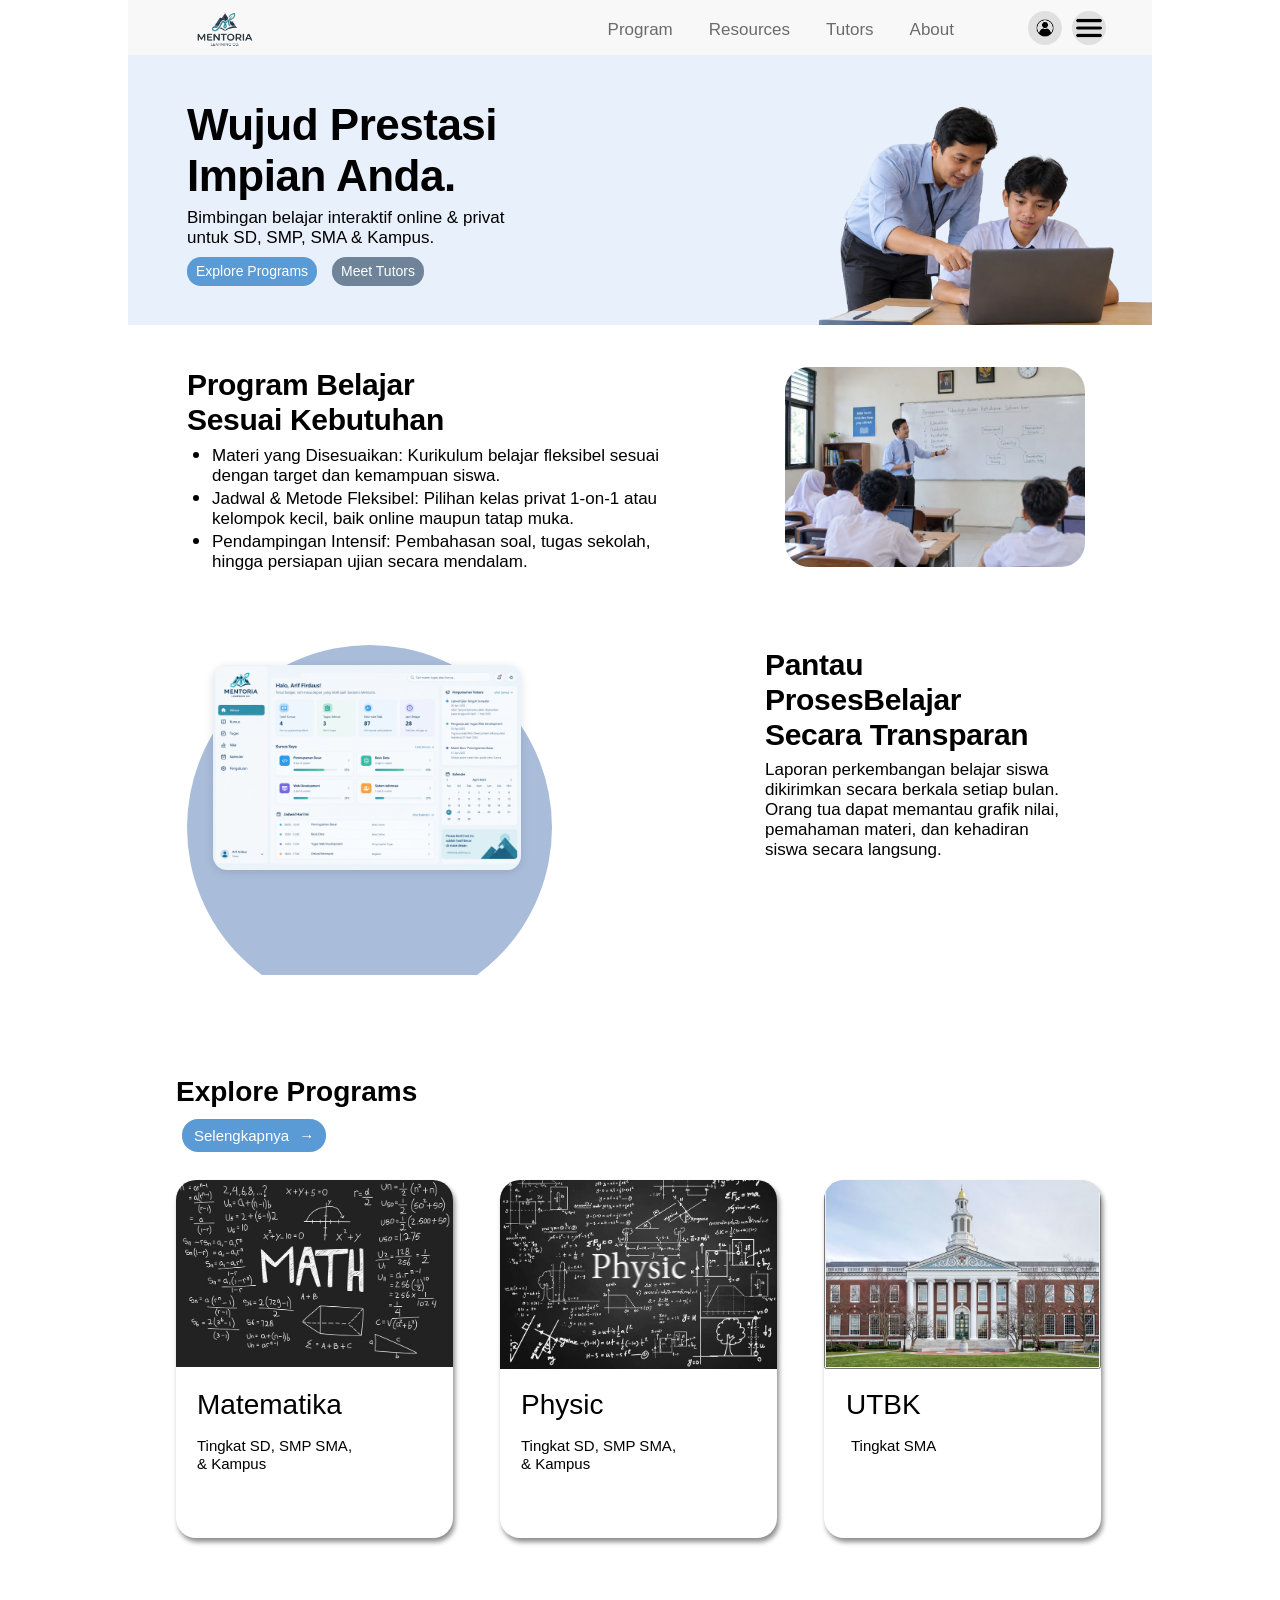
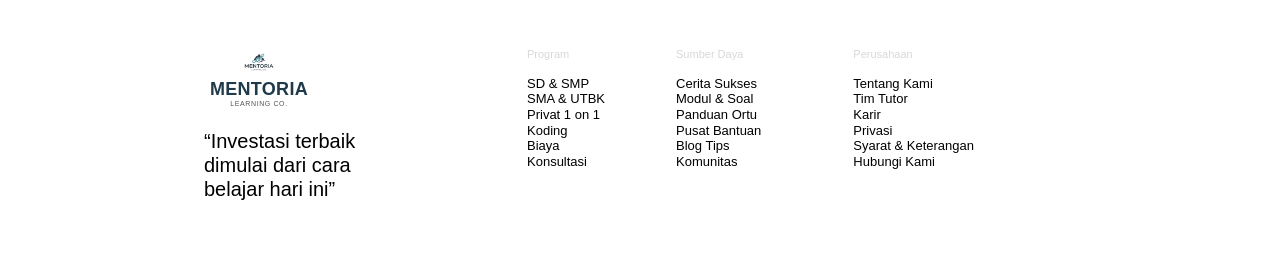
<file: tugas_3_web/index.html>
<!DOCTYPE html>
<html lang="id">
<head>
  <meta charset="UTF-8">
  <meta name="viewport" content="width=device-width, initial-scale=1.0">
  <title>Mentoria Learning Co.</title>
  <link rel="stylesheet" href="style.css">
</head>
<body>

  <!-- NAVBAR -->
  <header class="navbar">
    <a href="#" class="logo">
      <div class="logo-icon"><img src="logo.png" alt=""></div>
    </a>

    <nav class="nav-links">
      <a href="#">Program</a>
      <a href="#">Resources</a>
      <a href="#">Tutors</a>
      <a href="#">About</a>
    </nav>

    <div class="nav-actions">
      <button class="icon-btn" aria-label="Akun">
        <img src="user.png" alt="">
      </button>
      <button class="icon-btn" aria-label="Menu">
        <img src="menu.png" alt="">
        </svg>
      </button>
    </div>
  </header>

  <!-- HERO -->
  <section class="hero">
    <div class="hero-text">
      <h1>Wujud Prestasi<br>Impian Anda.</h1>
      <p>Bimbingan belajar interaktif online &amp; privat<br>untuk SD, SMP, SMA &amp; Kampus.</p>
      <div class="hero-buttons">
        <a href="#program" class="btn btn-primary">Explore Programs</a>
        <a href="#" class="btn btn-secondary">Meet Tutors</a>
      </div>
    </div>
    <img class="hero-img" src="bimbingan.png">
  </section>

  <!-- PROGRAM BELAJAR -->
  <section class="feature feature-1">
    <div class="feature-text">
      <h2>Program Belajar<br>Sesuai Kebutuhan</h2>
      <ul>
        <li>Materi yang Disesuaikan: Kurikulum belajar fleksibel sesuai dengan target dan kemampuan siswa.</li>
        <li>Jadwal &amp; Metode Fleksibel: Pilihan kelas privat 1-on-1 atau kelompok kecil, baik online maupun tatap muka.</li>
        <li>Pendampingan Intensif: Pembahasan soal, tugas sekolah, hingga persiapan ujian secara mendalam.</li>
      </ul>
    </div>
    <img class="feature-img" src="mengajar.png" alt="Suasana kelas">
  </section>

  <!-- PANTAU PROSES -->
  <section class="feature feature-2">
    <div class="dashboard-wrap">
      <div class="dashboard-circle"></div>
      <img class="dashboard-img" src="dashboard.png" alt="Tampilan dashboard Mentoria">
    </div>
    <div class="feature-text">
      <h2>Pantau<br>ProsesBelajar<br>Secara Transparan</h2>
      <p>Laporan perkembangan belajar siswa dikirimkan secara berkala setiap bulan. Orang tua dapat memantau grafik nilai, pemahaman materi, dan kehadiran siswa secara langsung.</p>
    </div>
  </section>

  <!-- PROGRAM PEMBELAJARAN -->
  <section class="programs" id="program">
    <h2>Explore Programs</h2>
    <a href="https://www.ruangguru.com/privat" class="btn btn-primary btn-more">Selengkapnya <span>&rarr;</span></a>

    <div class="cards">
      <!-- Matematika -->
       <a href="https://www.ruangguru.com/privat/matematika" class="card">
        <div class="card-top">
          <img src="math.jpeg" alt="">
        </div>
        <div class="card-body">
          <h3>Matematika</h3>
          <p>Tingkat SD, SMP SMA,<br>&amp; Kampus</p>
        </div></a>
        
      </article>

      <!-- Sains -->
       <a href="https://www.ruangguru.com/privat/fisika?referralCookiesId=e8cb67e9-df97-4e6a-87fb-f05506332e65" class="card">
        <div class="card-top">
          <img src="fisika.jpeg" alt="">
        </div>
        <div class="card-body">
          <h3>Physic</h3>
          <p>Tingkat SD, SMP SMA,<br>&amp; Kampus</p>
        </div>
      </a>

      <!-- Test SNBT -->
       <a href="https://www.ruangguru.com/privat/utbk-snbt?referralCookiesId=e8cb67e9-df97-4e6a-87fb-f05506332e65" class="card">
        <div class="card-top">
            <button>
          <img src="universitas.jpeg" alt="">
          </button>
        </div>
        <div class="card-body card-body-snbt">
          <h3>UTBK</span></h3>
          <p>Tingkat SMA</p>
        </div>
      </a>
    </div>
  </section>

  <!-- FOOTER -->
  <footer class="footer">
    <div class="footer-brand">
      <a href="#" class="logo logo-footer">
        <div class="logo-icon">
            <img src="logo.png" alt="">
        </div>
        <span class="logo-text">MENTORIA</span>
        <span class="logo-sub">LEARNING CO.</span>
      </a>
      <p class="quote">“Investasi terbaik dimulai dari cara belajar hari ini”</p>
    </div>

    <div class="footer-col">
      <h4>Program</h4>
      <a href="#">SD &amp; SMP</a>
      <a href="#">SMA &amp; UTBK</a>
      <a href="#">Privat 1 on 1</a>
      <a href="#">Koding</a>
      <a href="#">Biaya</a>
      <a href="#">Konsultasi</a>
    </div>

    <div class="footer-col">
      <h4>Sumber Daya</h4>
      <a href="#">Cerita Sukses</a>
      <a href="#">Modul &amp; Soal</a>
      <a href="#">Panduan Ortu</a>
      <a href="#">Pusat Bantuan</a>
      <a href="#">Blog Tips</a>
      <a href="#">Komunitas</a>
    </div>

    <div class="footer-col">
      <h4>Perusahaan</h4>
      <a href="#">Tentang Kami</a>
      <a href="#">Tim Tutor</a>
      <a href="#">Karir</a>
      <a href="#">Privasi</a>
      <a href="#">Syarat &amp; Keterangan</a>
      <a href="#">Hubungi Kami</a>
    </div>
  </footer>

</body>
</html>
</file>
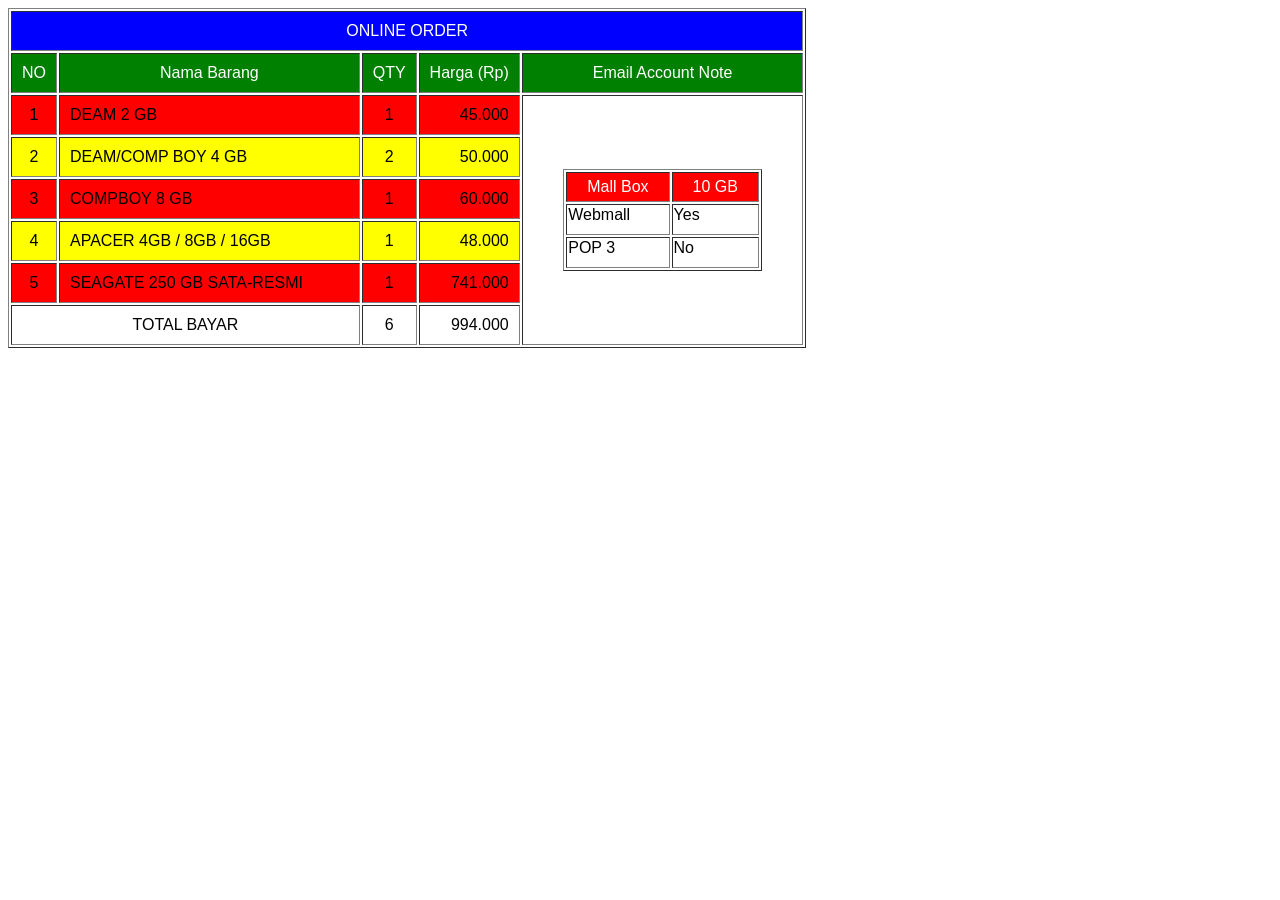
<file: Tugas_Program/tugas_)1/tugas_1.html>
<!DOCTYPE html>
<html lang="en">
<head>
    <meta charset="UTF-8">
    <meta name="viewport" content="width=device-width, initial-scale=1.0">
    <title>Document</title>
</head>
<body>
    <table border="1" cellpadding="10" style="font-family: Arial, sans-serif;">
        <tr align="center" >
            <td colspan="5" bgcolor="blue" style="color: white;">ONLINE ORDER</td>
        </tr>
        <tr align="center" bgcolor="green" style="color: white;">
            <td>NO</td>
            <td style="padding: 0px 100px;">Nama Barang</td>
            <td>QTY</td>
            <td>Harga (Rp)</td>
            <td style="padding: 0px 70px;">Email Account Note</td>
        </tr>
        <tr>
            <b>
            <td bgcolor="red" align="center">1</td>
            <td bgcolor="red">DEAM 2 GB</td>
            <td align="center" bgcolor="red">1</td>
            <td align="end" bgcolor="red">45.000</td>
            <td align="center" rowspan="6">
                <table border="1">
                <tr bgcolor="red" style="color: white;">
                    <td style="padding: 5px 20px;">Mall Box</td>
                    <td style="padding: 5px 20px;">10 GB</td>
                </tr>
                <tr>
                    <td style="padding-bottom: 10px;">Webmall</td>
                    <td style="padding-bottom: 10px;">Yes</td>
                </tr>
                <tr>
                    <td style="padding-bottom: 10px;">POP 3</td>
                    <td style="padding-bottom: 10px;">No</td>
                </tr>
            </table>
            </td>
        </tr>
        <tr bgcolor="yellow">
            <td align="center">2</td>
            <td>DEAM/COMP BOY 4 GB</td>
            <td align="center">2</td>
            <td align="end">50.000</td>
        </tr>
        <tr bgcolor="red">
            <td align="center">3</td>
            <td>COMPBOY 8 GB</td>
            <td align="center">1</td>
            <td align="end">60.000</td>
        </tr>
        <tr bgcolor="yellow">
            <td align="center">4</td>
            <td>APACER 4GB / 8GB / 16GB</td>
            <td align="center">1</td>
            <td align="end">48.000</td>
        </tr>
        <tr bgcolor="red">
            <td align="center">5</td>
            <td>SEAGATE 250 GB SATA-RESMI</td>
            <td align="center">1</td>
            <td align="end">741.000</td>
        </tr>
        <tr align="center">
            <td colspan="2">TOTAL BAYAR</td>
            <td align="center">6</td>
            <td align="end">994.000</td>
        </tr>
        </b>
    </table>
</body>
</html>
</file>
<file: tugas_3_web/style.css>
/* ===== RESET & BASE ===== */
*,
*::before,
*::after {
  box-sizing: border-box;
  margin: 0;
  padding: 0;
}

:root {
  --blue: #5b9bd5;
  --slate: #6f8499;
  --hero-bg: #e8f1fb;
  --card-top: #a9bddb;
  --nav-bg: #f8f8f8;
  --muted: #6b6b6b;
}

html {
  scroll-behavior: smooth;
}

body {
  font-family: "Inter", Arial, sans-serif;
  color: #000;
  background: #fff;
  max-width: 1024px;
  margin: 0 auto;
  overflow-x: hidden;
}

a {
  color: inherit;
  text-decoration: none;
}

img {
  display: block;
  max-width: 100%;
}

/* ===== NAVBAR ===== */
.navbar {
  height: 55px;
  background: var(--nav-bg);
  display: flex;
  align-items: center;
  justify-content: space-between;
  padding: 0 46px 0 47px;
}

.logo {
  display: flex;
  flex-direction: column;
  align-items: center;
  line-height: 1;
}

.logo-icon {
  width: 100px;
  height: 50px;
  margin-bottom: 1px;
}

.logo-text {
  font-size: 13px;
  font-weight: 600;
  letter-spacing: 0.3px;
  color: #1f3a4a;
}

.logo-sub {
  font-size: 5px;
  letter-spacing: 0.6px;
  color: #555;
  margin-top: 2px;
}

.nav-links {
  display: flex;
  gap: 36px;
  margin-left: auto;
  margin-right: 74px;
}

.nav-links a {
  font-size: 17px;
  color: var(--muted);
  padding: 15px 0 8px;
  border-bottom: 2px solid transparent;
}

.nav-links a:hover{
  color: #000;
  border-bottom-color: #000;
}

.nav-actions {
  display: flex;
  gap: 10px;
}

.icon-btn {
  width: 34px;
  height: 34px;
  border-radius: 50%;
  border: none;
  background: #e0e0e0;
  display: flex;
  align-items: center;
  justify-content: center;
  cursor: pointer;
}

/* ===== BUTTONS ===== */
.btn {
  display: inline-block;
  font-size: 14px;
  color: #fff;
  border-radius: 14px;
  padding: 5px 9px;
  line-height: 1.4;
}

.btn-primary {
  background: var(--blue);
}

.btn-secondary {
  background: var(--slate);
}

/* ===== HERO ===== */
.hero {
  position: relative;
  height: 270px;
  background: var(--hero-bg);
  padding: 44px 0 0 59px;
  overflow: hidden;
}

.hero h1 {
  font-size: 44px;
  font-weight: 600;
  line-height: 1.17;
  letter-spacing: -0.5px;
}

.hero p {
  font-size: 17px;
  line-height: 1.2;
  margin-top: 6px;
}

.hero-buttons {
  display: flex;
  gap: 15px;
  margin-top: 8px;
}

.hero-img {
  position: absolute;
  right: 0;
  bottom: -5px;
  width: 333px;
  height: 225px;
  object-fit: cover;
  object-position: top left;
}

/* ===== FEATURES ===== */
.feature h2 {
  font-size: 30px;
  font-weight: 600;
  line-height: 1.17;
  letter-spacing: -0.3px;
}

.feature-1 {
  display: flex;
  justify-content: space-between;
  align-items: flex-start;
  padding: 42px 67px 0 59px;
  height: 320px;
}

.feature-1 .feature-text {
  width: 480px;
  padding-top: 0;
}

.feature-1 ul {
  margin-top: 6px;
  padding-left: 25px;
  font-size: 17px;
  line-height: 1.17;
}

.feature-1 li {
  margin-bottom: 0;
}

.feature-1 li::marker {
  font-size: 20px;
}

.feature-img {
  width: 300px;
  height: 200px;
  border-radius: 24px;
  object-fit: cover;
  margin-top: 0;
  background: #cfd8e3;
}

.feature-2 {
  position: relative;
  display: flex;
  justify-content: space-between;
  align-items: flex-start;
  padding: 0 67px 0 59px;
  height: 330px;
  overflow: hidden;
}

.dashboard-wrap {
  position: relative;
  width: 365px;
  height: 330px;
}

.dashboard-circle {
  position: absolute;
  left: 0;
  top: 0;
  width: 365px;
  height: 365px;
  border-radius: 50%;
  background: var(--card-top);
}

.dashboard-img {
  position: absolute;
  left: 26px;
  top: 20px;
  width: 308px;
  height: auto;
  border-radius: 14px;
  box-shadow: 0 2px 10px rgba(0, 0, 0, 0.12);
  background: #fff;
  min-height: 200px;
}

.feature-2 .feature-text {
  width: 310px;
  margin-right: 10px;
  padding-top: 0;
}

.feature-2 h2 {
  margin-top: 2px;
}

.feature-2 p {
  font-size: 17px;
  line-height: 1.17;
  margin-top: 8px;
}

/* ===== PROGRAM PEMBELAJARAN ===== */
.programs {
  padding: 40px 48px 0;
  margin-top: 60px;
}

.programs h2 {
  font-size: 28px;
  font-weight: 700;
  line-height: 1.2;
}

.btn-more {
  margin-top: 10px;
  margin-left: 6px;
  font-size: 15px;
  padding: 6px 12px;
  border-radius: 16px;
}

.btn-more span {
  margin-left: 6px;
}

.cards {
  display: flex;
  gap: 47px;
  margin-top: 28px;
}

.card {
  width: 277px;
  height: 358px;
  background: #fff;
  border-radius: 20px;
  overflow: hidden;
  box-shadow: 2px 4px 5px rgba(0, 0, 0, 0.45);
}

.card-top {
  height: 180px;
  background: var(--card-top);
  display: flex;
  align-items: center;
  justify-content: center;
}

.card-body {
  padding: 28px 21px 0;
}

.card-body h3 {
  font-size: 28px;
  font-weight: 400;
  line-height: 1.2;
}

.card-body p {
  font-size: 15px;
  line-height: 1.2;
  margin-top: 16px;
}

.card-body-snbt {
  padding-left: 22px;
}

.card-body-snbt p {
  padding-left: 5px;
}

/* ===== FOOTER ===== */
.footer {
  display: flex;
  align-items: flex-start;
  padding: 70px 40px 60px 76px;
  margin-top: 40px;
}

.footer-brand {
  width: 215px;
}

.logo-footer {
  align-items: center;
  width: 110px;
}

.logo-footer .logo-icon {
  width: 52px;
  height: 31px;
}

.logo-footer .logo-text {
  font-size: 18px;
}

.logo-footer .logo-sub {
  font-size: 7px;
}

.quote {
  font-size: 20px;
  line-height: 1.2;
  margin-top: 22px;
  max-width: 175px;
}

.footer-col {
  display: flex;
  flex-direction: column;
  font-size: 13px;
  line-height: 1.2;
}

.footer-col:nth-child(2) {
  margin-left: 108px;
}

.footer-col:nth-child(3) {
  margin-left: 71px;
}

.footer-col:nth-child(4) {
  margin-left: 92px;
}

.footer-col h4 {
  font-size: 11px;
  font-weight: 400;
  color: #d8d8d8;
  margin-bottom: 15px;
}

.footer-col a {
  margin-bottom: 0;
}
</file>
